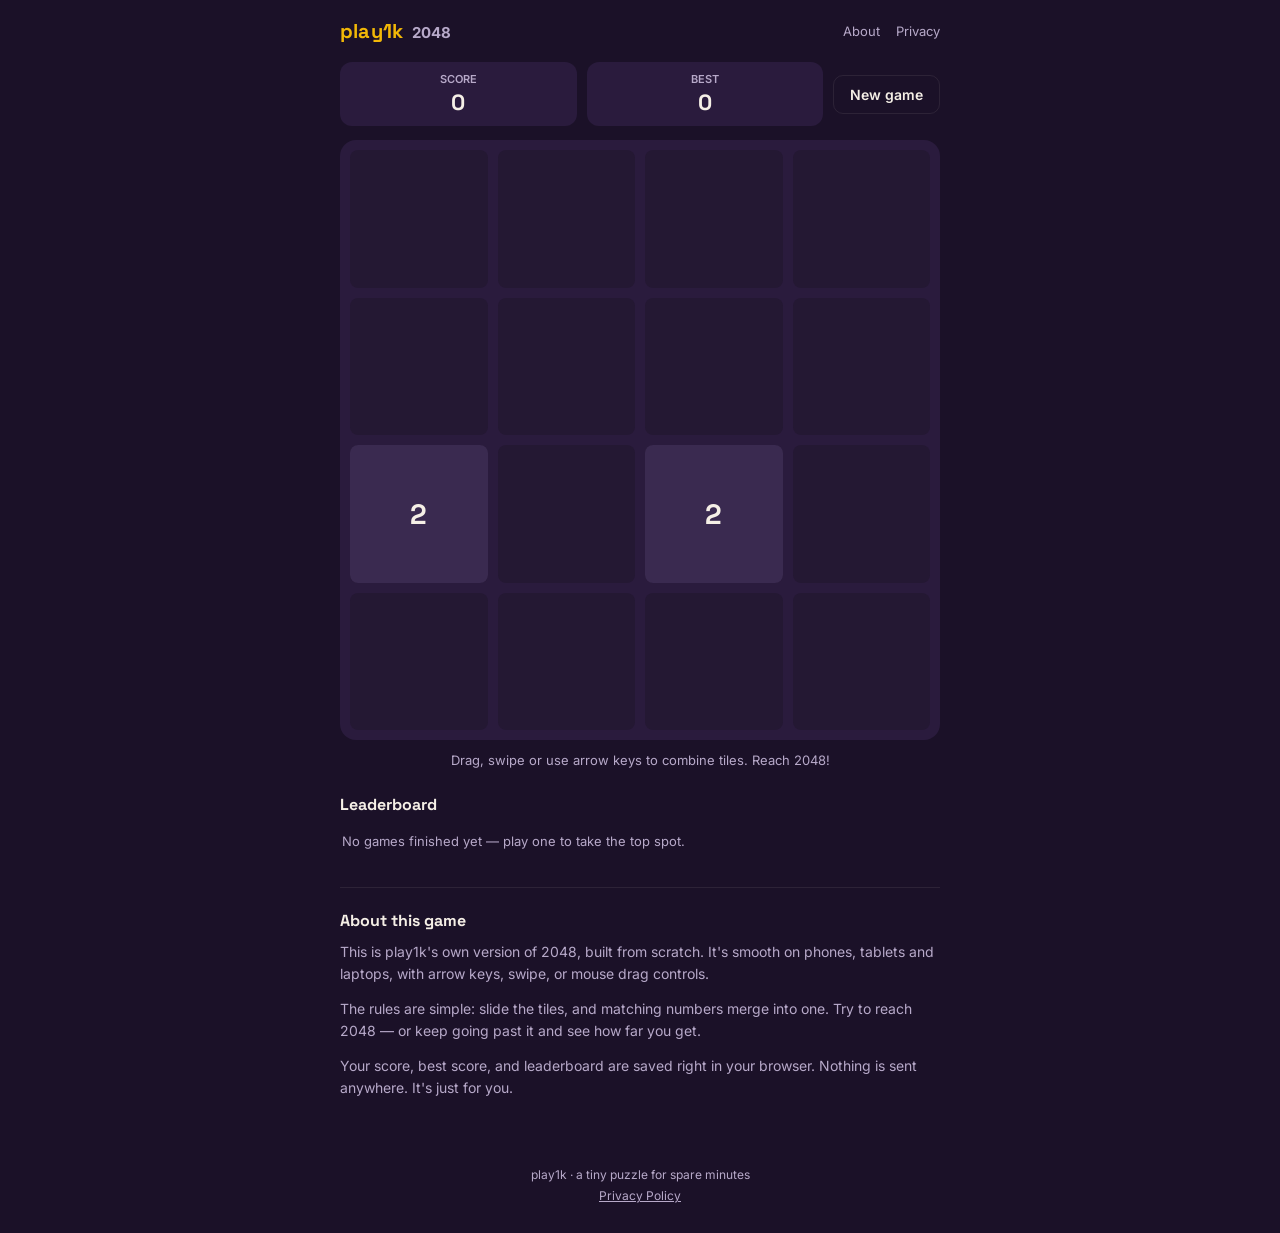
<file: index.html>
<!DOCTYPE html>
<html lang="en">
<head>
  <script async src="https://pagead2.googlesyndication.com/pagead/js/adsbygoogle.js?client=ca-pub-3422909419078410"
     crossorigin="anonymous"></script>
<script async src="https://www.googletagmanager.com/gtag/js?id=G-SYB7R1XVQV"></script>
<script>
  window.dataLayer = window.dataLayer || [];
  function gtag(){dataLayer.push(arguments);}
  gtag('js', new Date());

  gtag('config', 'G-SYB7R1XVQV');
</script>
<meta charset="UTF-8">
<meta name="viewport" content="width=device-width, initial-scale=1, viewport-fit=cover">
<meta name="description" content="2048 by play1k - a smooth, free 2048 puzzle game with a local leaderboard.">
<meta name="theme-color" content="#1B1128">
<meta property="og:title" content="2048 by play1k">
<meta property="og:description" content="Slide, merge, reach 2048. A smooth puzzle game with a local leaderboard.">
<link rel="icon" href="data:image/svg+xml,%3Csvg xmlns='http://www.w3.org/2000/svg' viewBox='0 0 100 100'%3E%3Crect width='100' height='100' rx='22' fill='%231B1128'/%3E%3Ctext x='50' y='66' font-size='52' font-family='sans-serif' font-weight='700' text-anchor='middle' fill='%23F2B807'%3E1k%3C/text%3E%3C/svg%3E">
<title>2048 — by play1k</title>
<link rel="preconnect" href="https://fonts.googleapis.com">
<link rel="preconnect" href="https://fonts.gstatic.com" crossorigin>
<link href="https://fonts.googleapis.com/css2?family=Space+Grotesk:wght@500;700&family=Inter:wght@400;500;600&display=swap" rel="stylesheet">
<link rel="stylesheet" href="style.css">
</head>
<body>

<header>
  <div class="brand"><span class="logo">play1k</span><span class="sitename">2048</span></div>
  <nav class="topnav"><a href="#about">About</a><a href="privacy.html">Privacy</a></nav>
</header>

<main>
  <div class="hud">
    <div class="hud-box"><div class="hud-label">SCORE</div><div class="score-val" id="score">0</div></div>
    <div class="hud-box"><div class="hud-label">BEST</div><div class="score-val" id="best">0</div></div>
    <div class="hud-actions"><button class="btn btn-ghost" id="newGameBtn">New game</button></div>
  </div>

  <div class="board-wrap" id="boardWrap">
    <div class="board" id="grid"></div>
    <div class="tiles" id="tiles"></div>
    <div class="msg-overlay" id="overlay">
      <h2 id="overlayMsg">Game over</h2>
      <button class="btn btn-gold" id="overlayBtn">Try again</button>
    </div>
  </div>
  <div class="hint">Drag, swipe or use arrow keys to combine tiles. Reach 2048!</div>

  <div class="lb">
    <h2>Leaderboard</h2>
    <div id="lbList"></div>
  </div>

  <section id="about" class="about">
    <h2>About this game</h2>
    <p>This is play1k's own version of 2048, built from scratch. It's smooth on phones, tablets and laptops, with arrow keys, swipe, or mouse drag controls.</p>
    <p>The rules are simple: slide the tiles, and matching numbers merge into one. Try to reach 2048 — or keep going past it and see how far you get.</p>
    <p>Your score, best score, and leaderboard are saved right in your browser. Nothing is sent anywhere. It's just for you.</p>
  </section>
</main>

<footer>
  <span>play1k · a tiny puzzle for spare minutes</span>
  <a href="privacy.html" class="footer-link">Privacy Policy</a>
</footer>

<script src="script.js"></script>
</body>
</html>
</file>
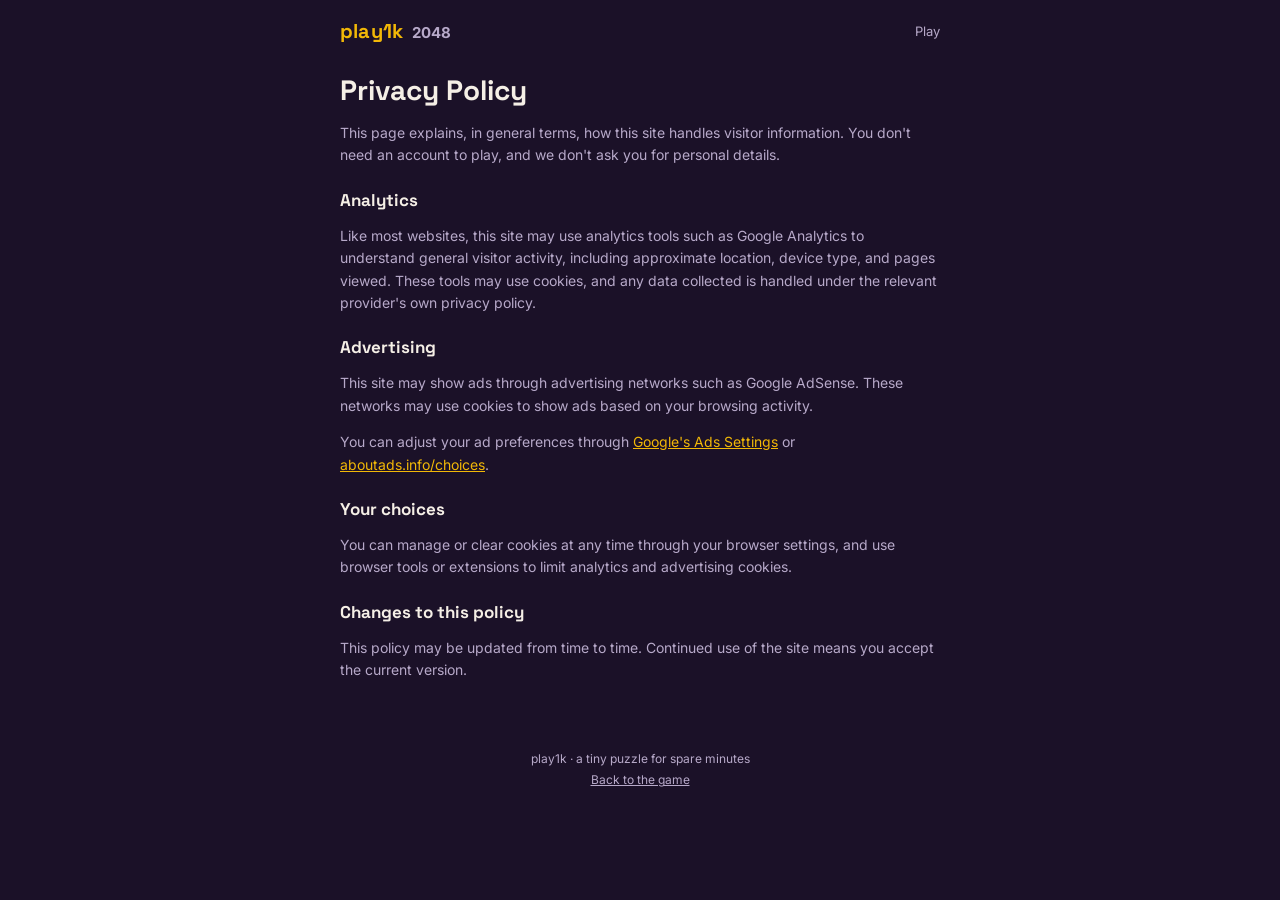
<file: privacy.html>
<!DOCTYPE html>
<html lang="en">
<head>
<meta charset="UTF-8">
<meta name="viewport" content="width=device-width, initial-scale=1, viewport-fit=cover">
<title>Privacy Policy — 2048 by play1k</title>
<meta name="description" content="Privacy policy for the play1k 2048 game, covering cookies, Google Analytics, and Google AdSense.">
<meta name="theme-color" content="#1B1128">
<link rel="preconnect" href="https://fonts.googleapis.com">
<link rel="preconnect" href="https://fonts.gstatic.com" crossorigin>
<link href="https://fonts.googleapis.com/css2?family=Space+Grotesk:wght@500;700&family=Inter:wght@400;500;600&display=swap" rel="stylesheet">
<link rel="stylesheet" href="style.css">
</head>
<body>

<header>
  <div class="brand"><span class="logo">play1k</span><span class="sitename">2048</span></div>
  <nav class="topnav"><a href="index.html">Play</a></nav>
</header>

<main>
  <section style="padding-top:10px">
    <h1 style="font-size:28px;margin:0 0 6px">Privacy Policy</h1>

    <p style="color:var(--ink-dim);font-size:14px;line-height:1.6">This page explains, in general terms, how this site handles visitor information. You don't need an account to play, and we don't ask you for personal details.</p>

    <h2 style="font-size:17px;margin:22px 0 8px">Analytics</h2>
    <p style="color:var(--ink-dim);font-size:14px;line-height:1.6">Like most websites, this site may use analytics tools such as Google Analytics to understand general visitor activity, including approximate location, device type, and pages viewed. These tools may use cookies, and any data collected is handled under the relevant provider's own privacy policy.</p>

    <h2 style="font-size:17px;margin:22px 0 8px">Advertising</h2>
    <p style="color:var(--ink-dim);font-size:14px;line-height:1.6">This site may show ads through advertising networks such as Google AdSense. These networks may use cookies to show ads based on your browsing activity.</p>
    <p style="color:var(--ink-dim);font-size:14px;line-height:1.6">You can adjust your ad preferences through <a href="https://adssettings.google.com" target="_blank" rel="noopener" style="color:var(--gold)">Google's Ads Settings</a> or <a href="https://www.aboutads.info/choices" target="_blank" rel="noopener" style="color:var(--gold)">aboutads.info/choices</a>.</p>

    <h2 style="font-size:17px;margin:22px 0 8px">Your choices</h2>
    <p style="color:var(--ink-dim);font-size:14px;line-height:1.6">You can manage or clear cookies at any time through your browser settings, and use browser tools or extensions to limit analytics and advertising cookies.</p>

    <h2 style="font-size:17px;margin:22px 0 8px">Changes to this policy</h2>
    <p style="color:var(--ink-dim);font-size:14px;line-height:1.6">This policy may be updated from time to time. Continued use of the site means you accept the current version.</p>
  </section>
</main>

<footer>
  <span>play1k · a tiny puzzle for spare minutes</span>
  <a href="index.html" class="footer-link">Back to the game</a>
</footer>
</body>
</html>
</file>
<file: style.css>
:root{
  --bg:#1B1128; --panel:#2A1B3D; --panel2:#241833; --line:rgba(245,239,230,.08);
  --ink:#F5EFE6; --ink-dim:#B7A9C9; --gold:#F2B807; --gold-ink:#241203;
  --rose:#F2637B; --lime:#A6E22E;
  box-sizing:border-box; padding-top:env(safe-area-inset-top,0px); padding-bottom:env(safe-area-inset-bottom,0px);
}
*{box-sizing:border-box}
html{scroll-padding-top:env(safe-area-inset-top,0px)}
body{margin:0;min-height:100%;background:var(--bg);color:var(--ink);font-family:'Inter',system-ui,sans-serif;-webkit-tap-highlight-color:transparent}
h1,h2,.logo,.tile-inner{font-family:'Space Grotesk',system-ui,sans-serif}

header{display:flex;align-items:center;justify-content:space-between;padding:18px 20px;gap:12px;max-width:640px;margin:0 auto}
.brand{display:flex;align-items:baseline;gap:9px}
.logo{font-weight:700;font-size:20px;color:var(--gold);letter-spacing:.2px}
.sitename{font-weight:700;font-size:15px;color:var(--ink-dim)}
.topnav{display:flex;gap:16px;font-size:13px;color:var(--ink-dim)}
.topnav a{color:inherit;text-decoration:none}
.topnav a:hover{color:var(--ink)}
.btn{border:none;border-radius:10px;padding:10px 16px;font-family:'Inter';font-weight:600;font-size:14px;cursor:pointer;transition:transform .12s ease}
.btn:active{transform:scale(.96)}
.btn-gold{background:var(--gold);color:var(--gold-ink)}
.btn-ghost{background:transparent;color:var(--ink);border:1px solid var(--line)}
.btn-ghost:hover{border-color:var(--gold)}

main{max-width:640px;margin:0 auto;padding:0 20px 40px}
.hud{display:flex;gap:10px;align-items:stretch;margin-bottom:14px}
.hud-box{background:var(--panel);border-radius:12px;padding:10px 16px;flex:1;text-align:center}
.hud-label{font-size:11px;color:var(--ink-dim);font-weight:600}
.score-val{font-family:'Space Grotesk';font-size:22px;font-weight:700;margin-top:2px}
.hud-actions{display:flex;align-items:center}

.board-wrap{background:var(--panel);border-radius:16px;padding:10px;position:relative;user-select:none;-webkit-user-select:none;touch-action:none;cursor:grab}
.board-wrap:active{cursor:grabbing}
.board{display:grid;grid-template-columns:repeat(4,1fr);gap:10px;aspect-ratio:1}
.cell{background:var(--panel2);border-radius:8px}
.tiles{position:absolute;inset:10px}
.tile-pos{position:absolute;top:0;left:0;transition:transform 120ms cubic-bezier(.2,.8,.3,1);will-change:transform}
.tile-pos.no-anim{transition:none}
.tile-inner{width:100%;height:100%;border-radius:8px;display:flex;align-items:center;justify-content:center;font-weight:700}
.tile-inner.pop-in{animation:popIn 140ms ease-out}
.tile-inner.pop-merge{animation:popMerge 160ms ease-out}
@keyframes popIn{from{transform:scale(.35);opacity:0}to{transform:scale(1);opacity:1}}
@keyframes popMerge{0%{transform:scale(1)}45%{transform:scale(1.16)}100%{transform:scale(1)}}
.msg-overlay{position:absolute;inset:10px;background:rgba(27,17,40,.9);border-radius:12px;display:none;align-items:center;justify-content:center;flex-direction:column;gap:12px;text-align:center;padding:20px;z-index:5}
.msg-overlay.show{display:flex}
.msg-overlay h2{margin:0;font-size:22px}
.hint{text-align:center;color:var(--ink-dim);font-size:13px;margin-top:12px}

.lb{margin-top:26px}
.lb h2{font-size:16px;margin:0 0 10px}
.lb-row{display:flex;align-items:center;gap:10px;padding:9px 12px;border-radius:10px;background:var(--panel);margin-bottom:6px}
.lb-rank{width:22px;text-align:center;font-weight:700;color:var(--gold);font-size:13px}
.lb-name{flex:1;font-weight:600;font-size:14px}
.lb-score{font-weight:700;color:var(--lime);font-size:14px}
.lb-empty{color:var(--ink-dim);font-size:13px;padding:8px 2px}

.about{margin-top:30px;padding-top:22px;border-top:1px solid var(--line)}
.about h2{font-size:16px;margin:0 0 10px}
.about p{color:var(--ink-dim);font-size:14px;line-height:1.6;margin:0 0 12px}

footer{display:flex;flex-direction:column;align-items:center;gap:6px;text-align:center;color:var(--ink-dim);font-size:12px;padding:16px 20px 30px}
.footer-link{color:var(--ink-dim);text-decoration:underline}
.footer-link:hover{color:var(--ink)}
</file>
